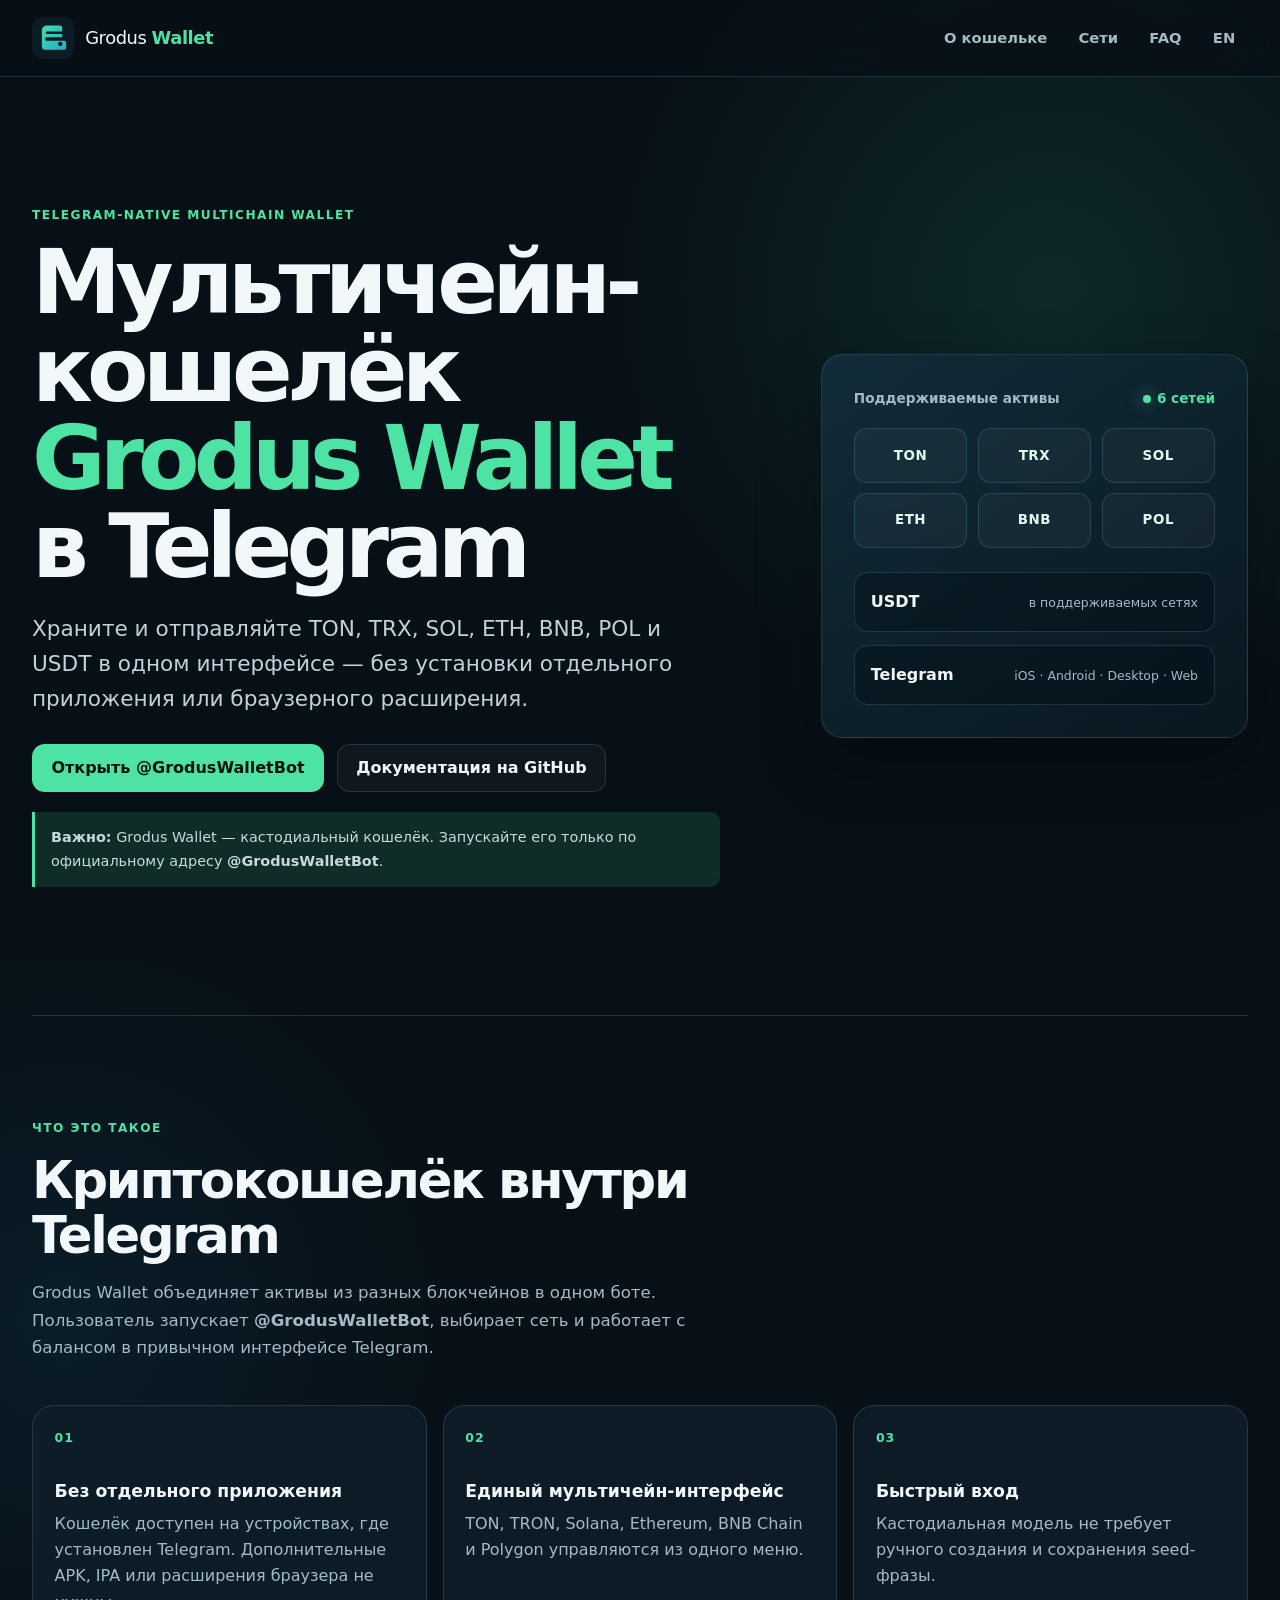
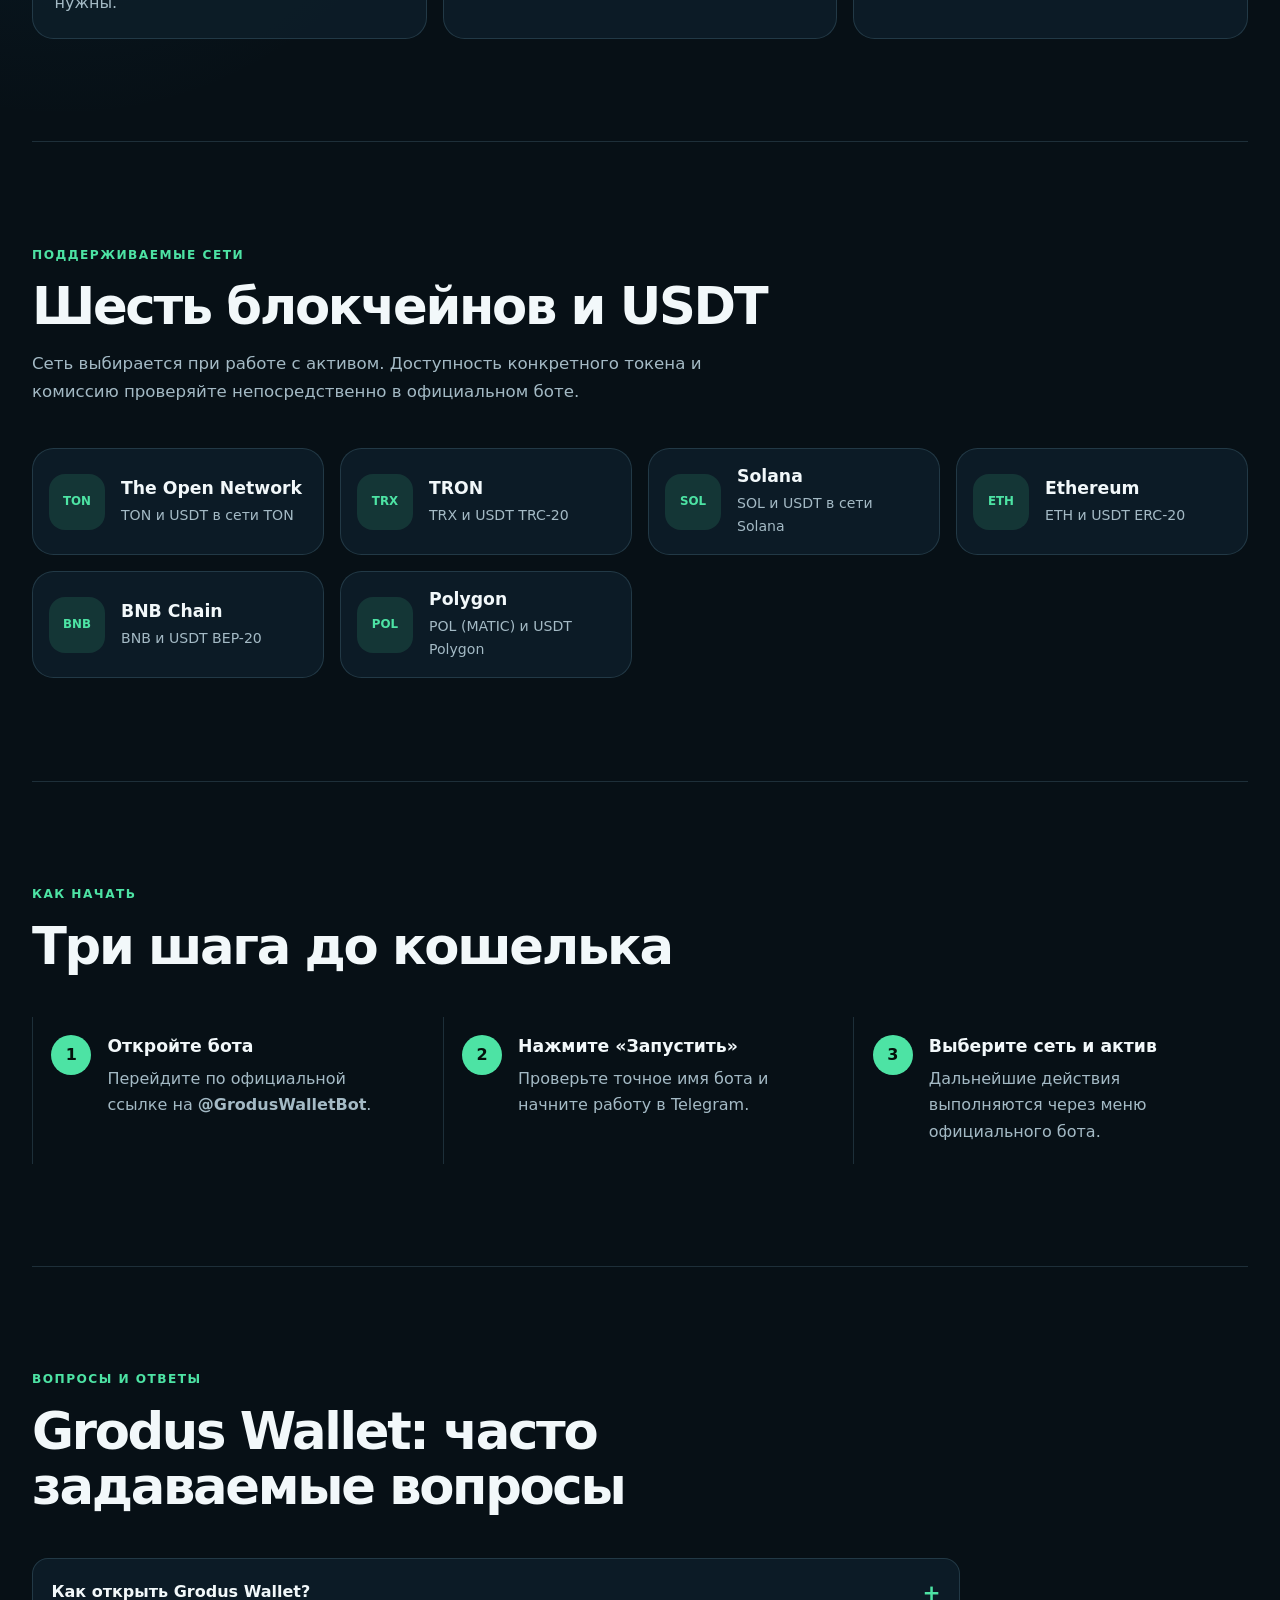
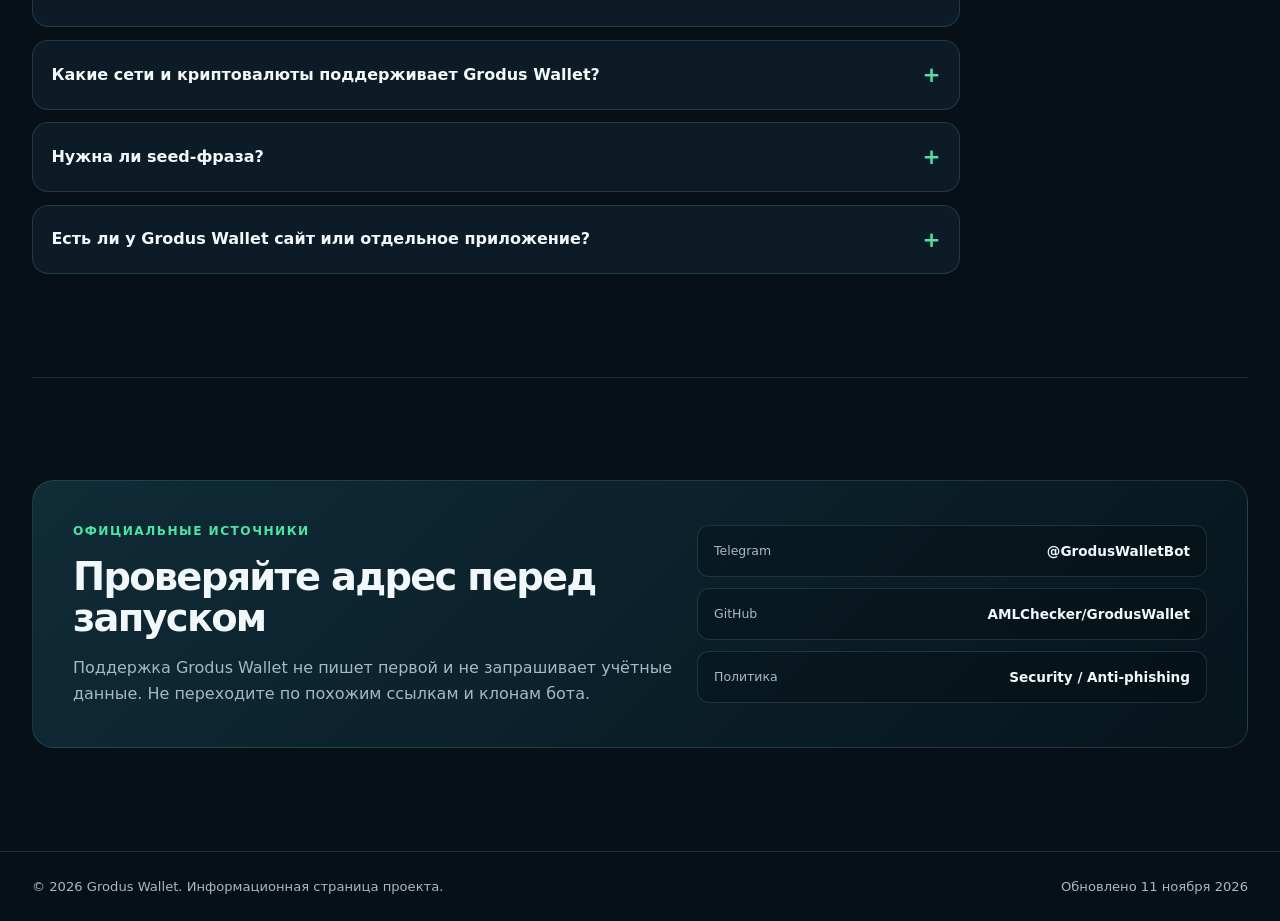
<file: index.html>
<!DOCTYPE html>
<html lang="ru">
<head>
  <meta charset="utf-8">
  <meta name="viewport" content="width=device-width, initial-scale=1">
  <title>Grodus Wallet — мультичейн криптокошелёк в Telegram</title>
  <meta name="description" content="Grodus Wallet (@GrodusWalletBot) — кастодиальный мультичейн-кошелёк в Telegram для TON, TRON, Solana, Ethereum, BNB Chain, Polygon и USDT. Официальный запуск только через Telegram.">
  <meta name="robots" content="index, follow, max-image-preview:large, max-snippet:-1, max-video-preview:-1">
  <meta name="author" content="AMLChecker">
  <meta property="og:type" content="website">
  <meta property="og:locale" content="ru_RU">
  <meta property="og:locale:alternate" content="en_US">
  <meta property="og:site_name" content="Grodus Wallet">
  <meta property="og:title" content="Grodus Wallet — мультичейн криптокошелёк в Telegram">
  <meta property="og:description" content="Хранение и переводы TON, TRX, SOL, ETH, BNB, POL и USDT в одном Telegram-боте. Официальный адрес: @GrodusWalletBot.">
  <meta property="og:url" content="https://amlchecker.github.io/GrodusWallet/">
  <meta name="twitter:card" content="summary">
  <meta name="twitter:title" content="Grodus Wallet — мультичейн кошелёк в Telegram">
  <meta name="twitter:description" content="TON, TRON, Solana, Ethereum, BNB Chain, Polygon и USDT в Telegram через @GrodusWalletBot.">
  <link rel="canonical" href="https://amlchecker.github.io/GrodusWallet/">
  <link rel="alternate" hreflang="ru" href="https://amlchecker.github.io/GrodusWallet/">
  <link rel="alternate" hreflang="en" href="https://amlchecker.github.io/GrodusWallet/en/">
  <link rel="alternate" hreflang="x-default" href="https://amlchecker.github.io/GrodusWallet/">
  <link rel="icon" href="assets/favicon.svg" type="image/svg+xml">
  <link rel="stylesheet" href="assets/styles.css">
  <script type="application/ld+json">
  {
    "@context": "https://schema.org",
    "@graph": [
      {
        "@type": "WebSite",
        "@id": "https://amlchecker.github.io/GrodusWallet/#website",
        "url": "https://amlchecker.github.io/GrodusWallet/",
        "name": "Grodus Wallet",
        "alternateName": ["GrodusWallet", "Grodus Wallet Bot", "@GrodusWalletBot"],
        "description": "Официальная информационная страница мультичейн-кошелька Grodus Wallet в Telegram.",
        "inLanguage": "ru",
        "sameAs": [
          "https://github.com/AMLChecker/GrodusWallet",
          "https://t.me/GrodusWalletBot"
        ]
      },
      {
        "@type": "SoftwareApplication",
        "@id": "https://amlchecker.github.io/GrodusWallet/#application",
        "name": "Grodus Wallet",
        "applicationCategory": "FinanceApplication",
        "applicationSubCategory": "Cryptocurrency wallet",
        "operatingSystem": "Telegram, iOS, Android, Windows, macOS, Linux, Web",
        "url": "https://amlchecker.github.io/GrodusWallet/",
        "installUrl": "https://t.me/GrodusWalletBot",
        "sameAs": [
          "https://github.com/AMLChecker/GrodusWallet",
          "https://t.me/GrodusWalletBot"
        ],
        "description": "Кастодиальный мультичейн-кошелёк внутри Telegram для TON, TRON, Solana, Ethereum, BNB Chain, Polygon и USDT.",
        "featureList": [
          "Мультичейн-кошелёк в Telegram",
          "Переводы TON, TRX, SOL, ETH, BNB и POL",
          "Поддержка USDT в шести сетях",
          "Единый интерфейс для управления активами"
        ],
        "isAccessibleForFree": true
      },
      {
        "@type": "FAQPage",
        "@id": "https://amlchecker.github.io/GrodusWallet/#faq",
        "mainEntity": [
          {
            "@type": "Question",
            "name": "Как открыть Grodus Wallet?",
            "acceptedAnswer": {
              "@type": "Answer",
              "text": "Откройте официальную ссылку https://t.me/GrodusWalletBot или найдите @GrodusWalletBot в Telegram и нажмите «Запустить»."
            }
          },
          {
            "@type": "Question",
            "name": "Какие сети и криптовалюты поддерживает Grodus Wallet?",
            "acceptedAnswer": {
              "@type": "Answer",
              "text": "Grodus Wallet поддерживает TON, TRON, Solana, Ethereum, BNB Chain и Polygon, их нативные монеты TON, TRX, SOL, ETH, BNB, POL, а также USDT в поддерживаемых сетях."
            }
          },
          {
            "@type": "Question",
            "name": "Нужна ли seed-фраза для Grodus Wallet?",
            "acceptedAnswer": {
              "@type": "Answer",
              "text": "Grodus Wallet использует кастодиальную модель. Пользователю не требуется вручную создавать или записывать seed-фразу внутри бота."
            }
          },
          {
            "@type": "Question",
            "name": "Где находится официальный сайт Grodus Wallet?",
            "acceptedAnswer": {
              "@type": "Answer",
              "text": "Информационная страница проекта: https://amlchecker.github.io/GrodusWallet/. Сам кошелёк работает только через официального бота @GrodusWalletBot."
            }
          }
        ]
      }
    ]
  }
  </script>
</head>
<body>
  <a class="skip-link" href="#main">Перейти к содержимому</a>

  <header class="site-header">
    <div class="shell header-row">
      <a class="brand" href="./" aria-label="Grodus Wallet — главная">
        <img src="assets/favicon.svg" width="42" height="42" alt="">
        <span>Grodus <strong>Wallet</strong></span>
      </a>
      <nav aria-label="Основная навигация">
        <a href="#about">О кошельке</a>
        <a href="#networks">Сети</a>
        <a href="#faq">FAQ</a>
        <a href="en/" lang="en" hreflang="en">EN</a>
      </nav>
    </div>
  </header>

  <main id="main">
    <section class="hero shell" aria-labelledby="hero-title">
      <div class="hero-copy">
        <p class="eyebrow">Telegram-native multichain wallet</p>
        <h1 id="hero-title">Мультичейн-кошелёк <span>Grodus Wallet</span> в Telegram</h1>
        <p class="lead">Храните и отправляйте TON, TRX, SOL, ETH, BNB, POL и USDT в одном интерфейсе — без установки отдельного приложения или браузерного расширения.</p>
        <div class="actions">
          <a class="button button-primary" href="https://t.me/GrodusWalletBot" rel="noopener">Открыть @GrodusWalletBot</a>
          <a class="button button-secondary" href="https://github.com/AMLChecker/GrodusWallet" rel="noopener">Документация на GitHub</a>
        </div>
        <p class="notice"><strong>Важно:</strong> Grodus Wallet — кастодиальный кошелёк. Запускайте его только по официальному адресу <b>@GrodusWalletBot</b>.</p>
      </div>

      <aside class="wallet-card" aria-label="Краткая информация">
        <div class="wallet-topline">
          <span>Поддерживаемые активы</span>
          <span class="live-dot">6 сетей</span>
        </div>
        <ul class="asset-cloud" aria-label="TON, TRON, Solana, Ethereum, BNB Chain, Polygon, USDT">
          <li>TON</li><li>TRX</li><li>SOL</li><li>ETH</li><li>BNB</li><li>POL</li>
        </ul>
        <div class="wallet-stat">
          <strong>USDT</strong>
          <span>в поддерживаемых сетях</span>
        </div>
        <div class="wallet-stat">
          <strong>Telegram</strong>
          <span>iOS · Android · Desktop · Web</span>
        </div>
      </aside>
    </section>

    <section class="section shell" id="about" aria-labelledby="about-title">
      <div class="section-heading">
        <p class="eyebrow">Что это такое</p>
        <h2 id="about-title">Криптокошелёк внутри Telegram</h2>
        <p>Grodus Wallet объединяет активы из разных блокчейнов в одном боте. Пользователь запускает <b>@GrodusWalletBot</b>, выбирает сеть и работает с балансом в привычном интерфейсе Telegram.</p>
      </div>
      <div class="feature-grid">
        <article class="feature-card">
          <span class="feature-number">01</span>
          <h3>Без отдельного приложения</h3>
          <p>Кошелёк доступен на устройствах, где установлен Telegram. Дополнительные APK, IPA или расширения браузера не нужны.</p>
        </article>
        <article class="feature-card">
          <span class="feature-number">02</span>
          <h3>Единый мультичейн-интерфейс</h3>
          <p>TON, TRON, Solana, Ethereum, BNB Chain и Polygon управляются из одного меню.</p>
        </article>
        <article class="feature-card">
          <span class="feature-number">03</span>
          <h3>Быстрый вход</h3>
          <p>Кастодиальная модель не требует ручного создания и сохранения seed-фразы.</p>
        </article>
      </div>
    </section>

    <section class="section shell" id="networks" aria-labelledby="networks-title">
      <div class="section-heading">
        <p class="eyebrow">Поддерживаемые сети</p>
        <h2 id="networks-title">Шесть блокчейнов и USDT</h2>
        <p>Сеть выбирается при работе с активом. Доступность конкретного токена и комиссию проверяйте непосредственно в официальном боте.</p>
      </div>
      <ul class="network-grid">
        <li><span class="chain-mark">TON</span><div><h3>The Open Network</h3><p>TON и USDT в сети TON</p></div></li>
        <li><span class="chain-mark">TRX</span><div><h3>TRON</h3><p>TRX и USDT TRC-20</p></div></li>
        <li><span class="chain-mark">SOL</span><div><h3>Solana</h3><p>SOL и USDT в сети Solana</p></div></li>
        <li><span class="chain-mark">ETH</span><div><h3>Ethereum</h3><p>ETH и USDT ERC-20</p></div></li>
        <li><span class="chain-mark">BNB</span><div><h3>BNB Chain</h3><p>BNB и USDT BEP-20</p></div></li>
        <li><span class="chain-mark">POL</span><div><h3>Polygon</h3><p>POL (MATIC) и USDT Polygon</p></div></li>
      </ul>
    </section>

    <section class="section shell" id="start" aria-labelledby="start-title">
      <div class="section-heading">
        <p class="eyebrow">Как начать</p>
        <h2 id="start-title">Три шага до кошелька</h2>
      </div>
      <ol class="steps">
        <li><span>1</span><div><h3>Откройте бота</h3><p>Перейдите по официальной ссылке на <b>@GrodusWalletBot</b>.</p></div></li>
        <li><span>2</span><div><h3>Нажмите «Запустить»</h3><p>Проверьте точное имя бота и начните работу в Telegram.</p></div></li>
        <li><span>3</span><div><h3>Выберите сеть и актив</h3><p>Дальнейшие действия выполняются через меню официального бота.</p></div></li>
      </ol>
    </section>

    <section class="section shell faq-section" id="faq" aria-labelledby="faq-title">
      <div class="section-heading">
        <p class="eyebrow">Вопросы и ответы</p>
        <h2 id="faq-title">Grodus Wallet: часто задаваемые вопросы</h2>
      </div>
      <div class="faq-list">
        <details>
          <summary>Как открыть Grodus Wallet?</summary>
          <p>Перейдите по официальной ссылке <a href="https://t.me/GrodusWalletBot" rel="noopener">https://t.me/GrodusWalletBot</a> или найдите <b>@GrodusWalletBot</b> в поиске Telegram и нажмите «Запустить».</p>
        </details>
        <details>
          <summary>Какие сети и криптовалюты поддерживает Grodus Wallet?</summary>
          <p>Поддерживаются TON, TRON, Solana, Ethereum, BNB Chain и Polygon, нативные монеты TON, TRX, SOL, ETH, BNB, POL и USDT в доступных сетях.</p>
        </details>
        <details>
          <summary>Нужна ли seed-фраза?</summary>
          <p>Нет. Grodus Wallet использует кастодиальную модель, поэтому пользователю не требуется вручную создавать или записывать seed-фразу внутри бота.</p>
        </details>
        <details>
          <summary>Есть ли у Grodus Wallet сайт или отдельное приложение?</summary>
          <p>Эта страница является официальной информационной документацией. Сам кошелёк работает только через Telegram-бота <b>@GrodusWalletBot</b>; отдельного приложения или веб-кошелька нет.</p>
        </details>
      </div>
    </section>

    <section class="section shell" aria-labelledby="sources-title">
      <div class="sources-card">
        <div>
          <p class="eyebrow">Официальные источники</p>
          <h2 id="sources-title">Проверяйте адрес перед запуском</h2>
          <p>Поддержка Grodus Wallet не пишет первой и не запрашивает учётные данные. Не переходите по похожим ссылкам и клонам бота.</p>
        </div>
        <div class="source-links">
          <a href="https://t.me/GrodusWalletBot" rel="noopener"><span>Telegram</span><strong>@GrodusWalletBot</strong></a>
          <a href="https://github.com/AMLChecker/GrodusWallet" rel="noopener"><span>GitHub</span><strong>AMLChecker/GrodusWallet</strong></a>
          <a href="https://github.com/AMLChecker/GrodusWallet/blob/main/SECURITY.md" rel="noopener"><span>Политика</span><strong>Security / Anti-phishing</strong></a>
        </div>
      </div>
    </section>
  </main>

  <footer class="site-footer">
    <div class="shell footer-row">
      <p>© 2026 Grodus Wallet. Информационная страница проекта.</p>
      <p>Обновлено <time datetime="2026-11-11">11 ноября 2026</time></p>
    </div>
  </footer>
</body>
</html>
</file>
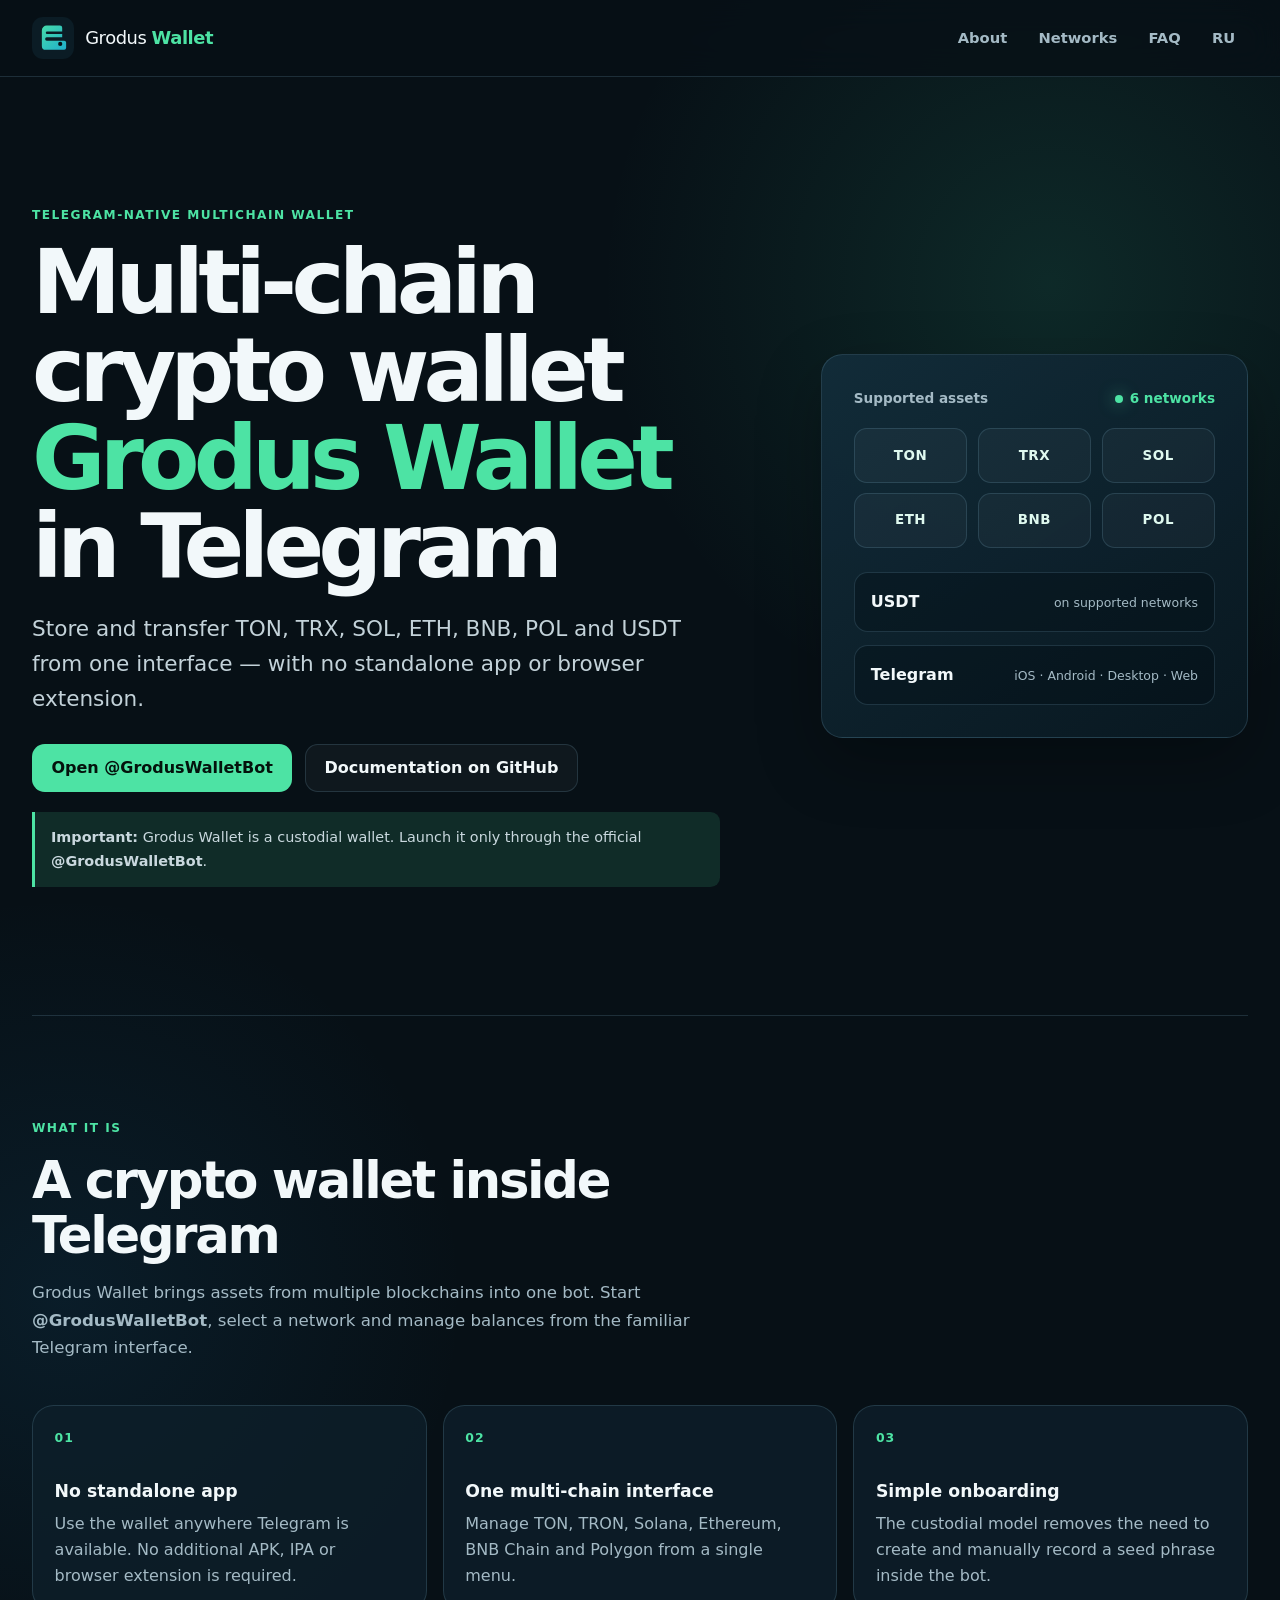
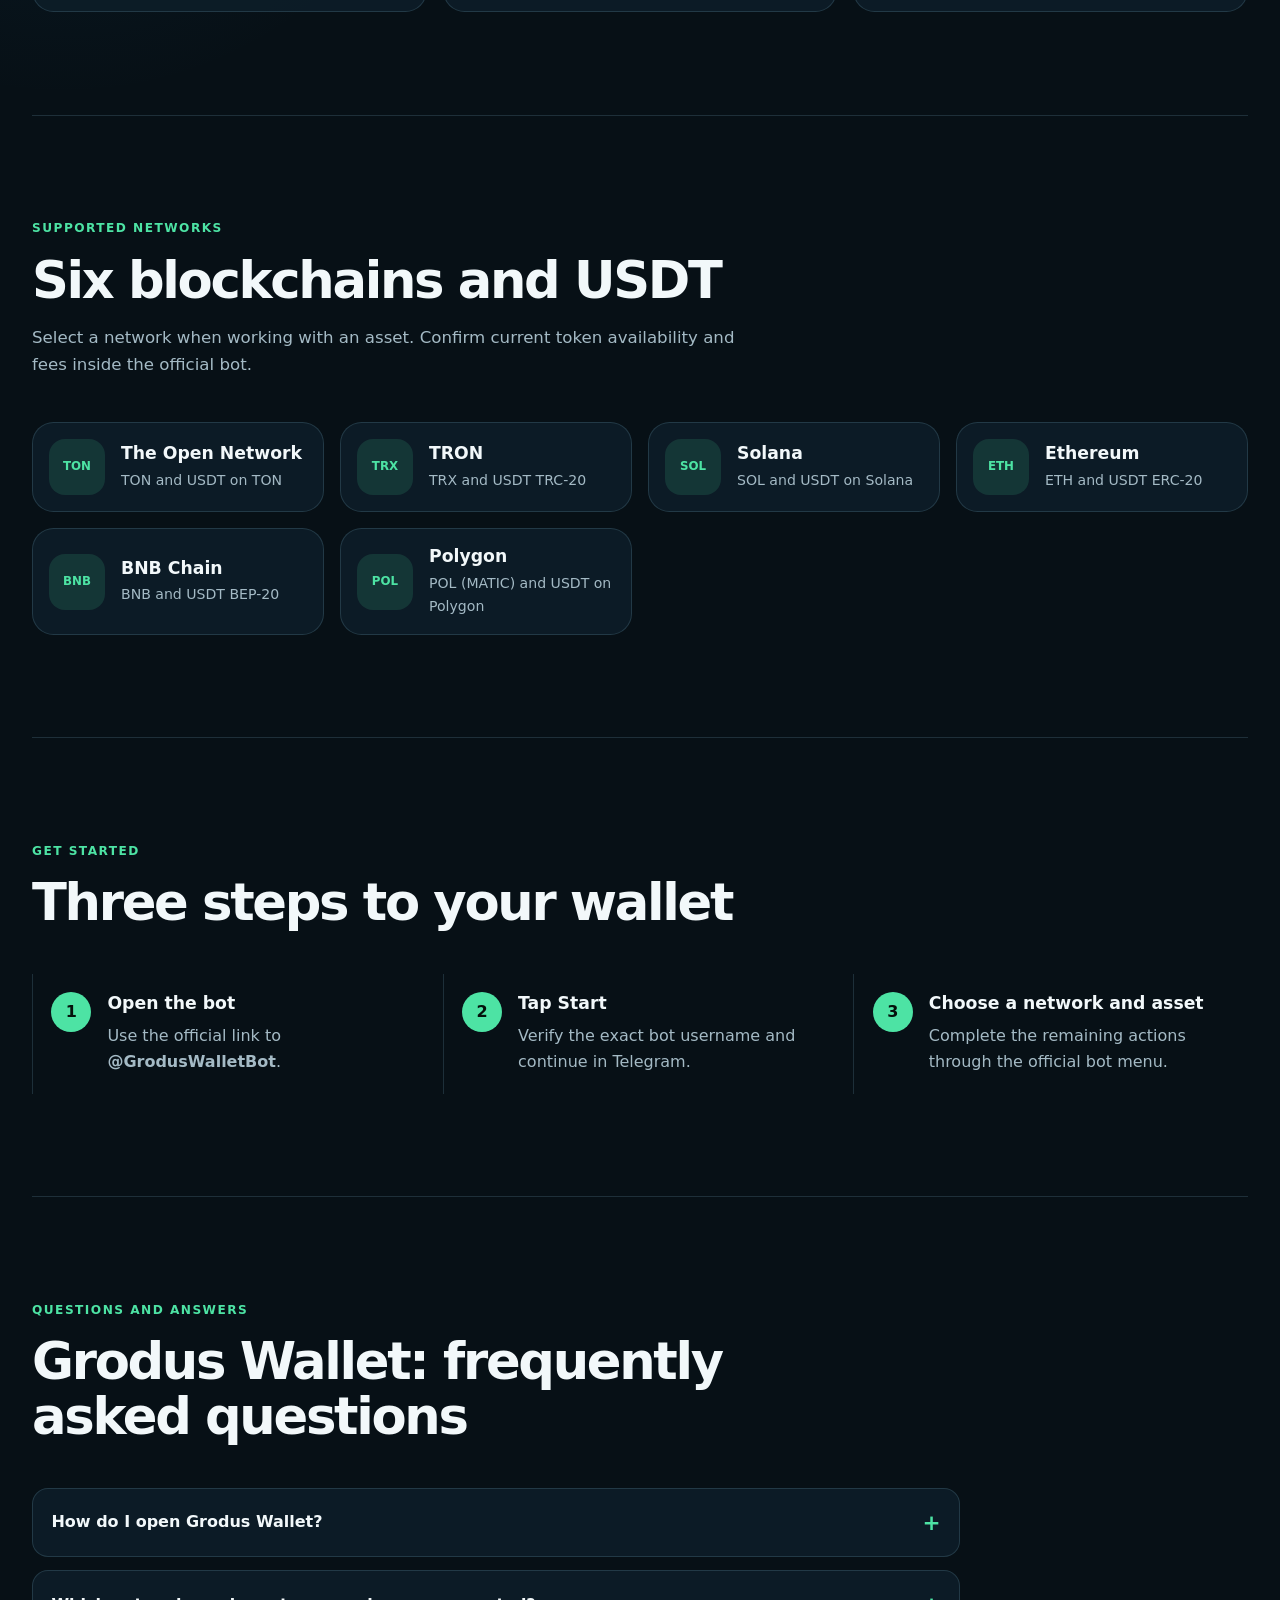
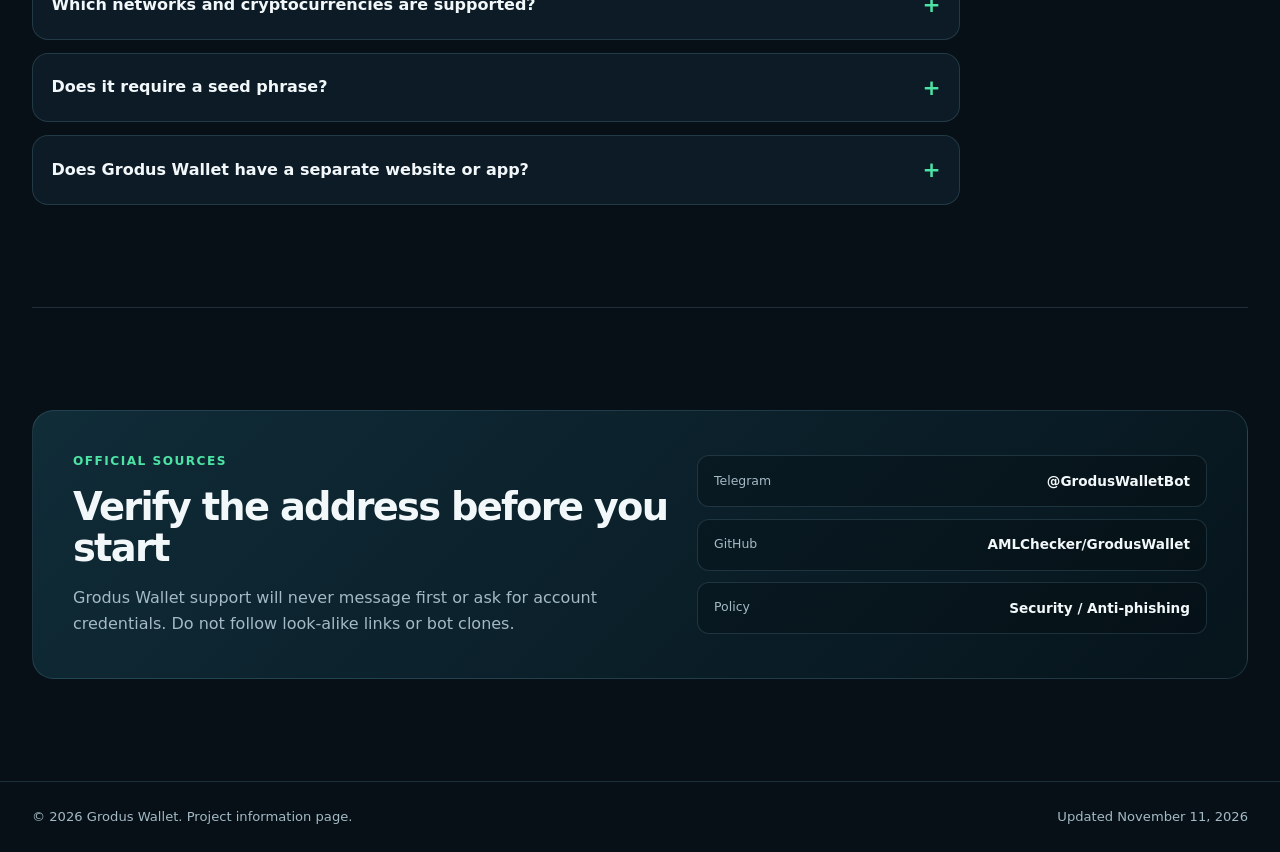
<file: en/index.html>
<!DOCTYPE html>
<html lang="en">
<head>
  <meta charset="utf-8">
  <meta name="viewport" content="width=device-width, initial-scale=1">
  <title>Grodus Wallet — Multi-Chain Crypto Wallet in Telegram</title>
  <meta name="description" content="Grodus Wallet (@GrodusWalletBot) is a custodial multi-chain crypto wallet in Telegram for TON, TRON, Solana, Ethereum, BNB Chain, Polygon and USDT.">
  <meta name="robots" content="index, follow, max-image-preview:large, max-snippet:-1, max-video-preview:-1">
  <meta name="author" content="AMLChecker">
  <meta property="og:type" content="website">
  <meta property="og:locale" content="en_US">
  <meta property="og:locale:alternate" content="ru_RU">
  <meta property="og:site_name" content="Grodus Wallet">
  <meta property="og:title" content="Grodus Wallet — Multi-Chain Crypto Wallet in Telegram">
  <meta property="og:description" content="Store and transfer TON, TRX, SOL, ETH, BNB, POL and USDT in one Telegram bot. Official address: @GrodusWalletBot.">
  <meta property="og:url" content="https://amlchecker.github.io/GrodusWallet/en/">
  <meta name="twitter:card" content="summary">
  <meta name="twitter:title" content="Grodus Wallet — Multi-Chain Telegram Wallet">
  <meta name="twitter:description" content="TON, TRON, Solana, Ethereum, BNB Chain, Polygon and USDT in Telegram via @GrodusWalletBot.">
  <link rel="canonical" href="https://amlchecker.github.io/GrodusWallet/en/">
  <link rel="alternate" hreflang="ru" href="https://amlchecker.github.io/GrodusWallet/">
  <link rel="alternate" hreflang="en" href="https://amlchecker.github.io/GrodusWallet/en/">
  <link rel="alternate" hreflang="x-default" href="https://amlchecker.github.io/GrodusWallet/">
  <link rel="icon" href="../assets/favicon.svg" type="image/svg+xml">
  <link rel="stylesheet" href="../assets/styles.css">
  <script type="application/ld+json">
  {
    "@context": "https://schema.org",
    "@graph": [
      {
        "@type": "WebSite",
        "@id": "https://amlchecker.github.io/GrodusWallet/en/#website",
        "url": "https://amlchecker.github.io/GrodusWallet/en/",
        "name": "Grodus Wallet",
        "alternateName": ["GrodusWallet", "Grodus Wallet Bot", "@GrodusWalletBot"],
        "description": "The official information page for the Grodus Wallet multi-chain Telegram wallet.",
        "inLanguage": "en",
        "sameAs": [
          "https://github.com/AMLChecker/GrodusWallet",
          "https://t.me/GrodusWalletBot"
        ]
      },
      {
        "@type": "SoftwareApplication",
        "@id": "https://amlchecker.github.io/GrodusWallet/en/#application",
        "name": "Grodus Wallet",
        "applicationCategory": "FinanceApplication",
        "applicationSubCategory": "Cryptocurrency wallet",
        "operatingSystem": "Telegram, iOS, Android, Windows, macOS, Linux, Web",
        "url": "https://amlchecker.github.io/GrodusWallet/en/",
        "installUrl": "https://t.me/GrodusWalletBot",
        "sameAs": [
          "https://github.com/AMLChecker/GrodusWallet",
          "https://t.me/GrodusWalletBot"
        ],
        "description": "A custodial multi-chain wallet inside Telegram for TON, TRON, Solana, Ethereum, BNB Chain, Polygon and USDT.",
        "featureList": [
          "Multi-chain wallet inside Telegram",
          "TON, TRX, SOL, ETH, BNB and POL transfers",
          "USDT across six supported networks",
          "One interface for multi-chain assets"
        ],
        "isAccessibleForFree": true
      },
      {
        "@type": "FAQPage",
        "@id": "https://amlchecker.github.io/GrodusWallet/en/#faq",
        "mainEntity": [
          {
            "@type": "Question",
            "name": "How do I open Grodus Wallet?",
            "acceptedAnswer": {
              "@type": "Answer",
              "text": "Open the official link https://t.me/GrodusWalletBot or search for @GrodusWalletBot in Telegram and tap Start."
            }
          },
          {
            "@type": "Question",
            "name": "Which networks and cryptocurrencies does Grodus Wallet support?",
            "acceptedAnswer": {
              "@type": "Answer",
              "text": "Grodus Wallet supports TON, TRON, Solana, Ethereum, BNB Chain and Polygon, their native assets TON, TRX, SOL, ETH, BNB and POL, and USDT on supported networks."
            }
          },
          {
            "@type": "Question",
            "name": "Does Grodus Wallet require a seed phrase?",
            "acceptedAnswer": {
              "@type": "Answer",
              "text": "Grodus Wallet uses a custodial model. Users do not need to create or manually record a seed phrase inside the bot."
            }
          },
          {
            "@type": "Question",
            "name": "Where is the official Grodus Wallet website?",
            "acceptedAnswer": {
              "@type": "Answer",
              "text": "The project information page is https://amlchecker.github.io/GrodusWallet/en/. The wallet itself operates only through the official @GrodusWalletBot."
            }
          }
        ]
      }
    ]
  }
  </script>
</head>
<body>
  <a class="skip-link" href="#main">Skip to content</a>

  <header class="site-header">
    <div class="shell header-row">
      <a class="brand" href="./" aria-label="Grodus Wallet home">
        <img src="../assets/favicon.svg" width="42" height="42" alt="">
        <span>Grodus <strong>Wallet</strong></span>
      </a>
      <nav aria-label="Main navigation">
        <a href="#about">About</a>
        <a href="#networks">Networks</a>
        <a href="#faq">FAQ</a>
        <a href="../" lang="ru" hreflang="ru">RU</a>
      </nav>
    </div>
  </header>

  <main id="main">
    <section class="hero shell" aria-labelledby="hero-title">
      <div class="hero-copy">
        <p class="eyebrow">Telegram-native multichain wallet</p>
        <h1 id="hero-title">Multi-chain crypto wallet <span>Grodus Wallet</span> in Telegram</h1>
        <p class="lead">Store and transfer TON, TRX, SOL, ETH, BNB, POL and USDT from one interface — with no standalone app or browser extension.</p>
        <div class="actions">
          <a class="button button-primary" href="https://t.me/GrodusWalletBot" rel="noopener">Open @GrodusWalletBot</a>
          <a class="button button-secondary" href="https://github.com/AMLChecker/GrodusWallet" rel="noopener">Documentation on GitHub</a>
        </div>
        <p class="notice"><strong>Important:</strong> Grodus Wallet is a custodial wallet. Launch it only through the official <b>@GrodusWalletBot</b>.</p>
      </div>

      <aside class="wallet-card" aria-label="Quick facts">
        <div class="wallet-topline">
          <span>Supported assets</span>
          <span class="live-dot">6 networks</span>
        </div>
        <ul class="asset-cloud" aria-label="TON, TRON, Solana, Ethereum, BNB Chain, Polygon, USDT">
          <li>TON</li><li>TRX</li><li>SOL</li><li>ETH</li><li>BNB</li><li>POL</li>
        </ul>
        <div class="wallet-stat">
          <strong>USDT</strong>
          <span>on supported networks</span>
        </div>
        <div class="wallet-stat">
          <strong>Telegram</strong>
          <span>iOS · Android · Desktop · Web</span>
        </div>
      </aside>
    </section>

    <section class="section shell" id="about" aria-labelledby="about-title">
      <div class="section-heading">
        <p class="eyebrow">What it is</p>
        <h2 id="about-title">A crypto wallet inside Telegram</h2>
        <p>Grodus Wallet brings assets from multiple blockchains into one bot. Start <b>@GrodusWalletBot</b>, select a network and manage balances from the familiar Telegram interface.</p>
      </div>
      <div class="feature-grid">
        <article class="feature-card">
          <span class="feature-number">01</span>
          <h3>No standalone app</h3>
          <p>Use the wallet anywhere Telegram is available. No additional APK, IPA or browser extension is required.</p>
        </article>
        <article class="feature-card">
          <span class="feature-number">02</span>
          <h3>One multi-chain interface</h3>
          <p>Manage TON, TRON, Solana, Ethereum, BNB Chain and Polygon from a single menu.</p>
        </article>
        <article class="feature-card">
          <span class="feature-number">03</span>
          <h3>Simple onboarding</h3>
          <p>The custodial model removes the need to create and manually record a seed phrase inside the bot.</p>
        </article>
      </div>
    </section>

    <section class="section shell" id="networks" aria-labelledby="networks-title">
      <div class="section-heading">
        <p class="eyebrow">Supported networks</p>
        <h2 id="networks-title">Six blockchains and USDT</h2>
        <p>Select a network when working with an asset. Confirm current token availability and fees inside the official bot.</p>
      </div>
      <ul class="network-grid">
        <li><span class="chain-mark">TON</span><div><h3>The Open Network</h3><p>TON and USDT on TON</p></div></li>
        <li><span class="chain-mark">TRX</span><div><h3>TRON</h3><p>TRX and USDT TRC-20</p></div></li>
        <li><span class="chain-mark">SOL</span><div><h3>Solana</h3><p>SOL and USDT on Solana</p></div></li>
        <li><span class="chain-mark">ETH</span><div><h3>Ethereum</h3><p>ETH and USDT ERC-20</p></div></li>
        <li><span class="chain-mark">BNB</span><div><h3>BNB Chain</h3><p>BNB and USDT BEP-20</p></div></li>
        <li><span class="chain-mark">POL</span><div><h3>Polygon</h3><p>POL (MATIC) and USDT on Polygon</p></div></li>
      </ul>
    </section>

    <section class="section shell" id="start" aria-labelledby="start-title">
      <div class="section-heading">
        <p class="eyebrow">Get started</p>
        <h2 id="start-title">Three steps to your wallet</h2>
      </div>
      <ol class="steps">
        <li><span>1</span><div><h3>Open the bot</h3><p>Use the official link to <b>@GrodusWalletBot</b>.</p></div></li>
        <li><span>2</span><div><h3>Tap Start</h3><p>Verify the exact bot username and continue in Telegram.</p></div></li>
        <li><span>3</span><div><h3>Choose a network and asset</h3><p>Complete the remaining actions through the official bot menu.</p></div></li>
      </ol>
    </section>

    <section class="section shell faq-section" id="faq" aria-labelledby="faq-title">
      <div class="section-heading">
        <p class="eyebrow">Questions and answers</p>
        <h2 id="faq-title">Grodus Wallet: frequently asked questions</h2>
      </div>
      <div class="faq-list">
        <details>
          <summary>How do I open Grodus Wallet?</summary>
          <p>Open the official link <a href="https://t.me/GrodusWalletBot" rel="noopener">https://t.me/GrodusWalletBot</a> or search for <b>@GrodusWalletBot</b> in Telegram and tap Start.</p>
        </details>
        <details>
          <summary>Which networks and cryptocurrencies are supported?</summary>
          <p>Grodus Wallet supports TON, TRON, Solana, Ethereum, BNB Chain and Polygon, the native assets TON, TRX, SOL, ETH, BNB and POL, and USDT on supported networks.</p>
        </details>
        <details>
          <summary>Does it require a seed phrase?</summary>
          <p>No. Grodus Wallet uses a custodial model, so users do not need to create or manually record a seed phrase inside the bot.</p>
        </details>
        <details>
          <summary>Does Grodus Wallet have a separate website or app?</summary>
          <p>This page is the official public information documentation. The wallet itself operates only through <b>@GrodusWalletBot</b>; there is no separate wallet app or web wallet.</p>
        </details>
      </div>
    </section>

    <section class="section shell" aria-labelledby="sources-title">
      <div class="sources-card">
        <div>
          <p class="eyebrow">Official sources</p>
          <h2 id="sources-title">Verify the address before you start</h2>
          <p>Grodus Wallet support will never message first or ask for account credentials. Do not follow look-alike links or bot clones.</p>
        </div>
        <div class="source-links">
          <a href="https://t.me/GrodusWalletBot" rel="noopener"><span>Telegram</span><strong>@GrodusWalletBot</strong></a>
          <a href="https://github.com/AMLChecker/GrodusWallet" rel="noopener"><span>GitHub</span><strong>AMLChecker/GrodusWallet</strong></a>
          <a href="https://github.com/AMLChecker/GrodusWallet/blob/main/SECURITY.md" rel="noopener"><span>Policy</span><strong>Security / Anti-phishing</strong></a>
        </div>
      </div>
    </section>
  </main>

  <footer class="site-footer">
    <div class="shell footer-row">
      <p>© 2026 Grodus Wallet. Project information page.</p>
      <p>Updated <time datetime="2026-11-11">November 11, 2026</time></p>
    </div>
  </footer>
</body>
</html>
</file>
<file: assets/styles.css>
:root {
  color-scheme: dark;
  --bg: #071016;
  --bg-soft: #0c1821;
  --panel: rgba(14, 31, 42, 0.82);
  --panel-strong: #102633;
  --line: rgba(131, 190, 214, 0.18);
  --text: #f2f8fa;
  --muted: #a4bac5;
  --accent: #4de3a4;
  --accent-strong: #18bd7a;
  --accent-soft: rgba(77, 227, 164, 0.13);
  --blue: #4cbcf4;
  --radius: 1.35rem;
  --shadow: 0 1.5rem 4rem rgba(0, 0, 0, 0.28);
  --shell: 76rem;
}

*,
*::before,
*::after {
  box-sizing: border-box;
}

html {
  scroll-behavior: smooth;
  scrollbar-width: none;
  -ms-overflow-style: none;
  text-size-adjust: 100%;
}

html::-webkit-scrollbar {
  width: 0;
  height: 0;
}

body {
  min-width: 0;
  min-height: 100%;
  margin: 0;
  overflow-wrap: break-word;
  background:
    radial-gradient(circle at 82% 7%, rgba(55, 196, 151, 0.14), transparent 28rem),
    radial-gradient(circle at 5% 32%, rgba(30, 121, 177, 0.12), transparent 25rem),
    var(--bg);
  color: var(--text);
  font: 1rem/1.65 Inter, ui-sans-serif, system-ui, -apple-system, BlinkMacSystemFont, "Segoe UI", sans-serif;
}

img,
svg {
  display: block;
  max-width: 100%;
}

img {
  height: auto;
}

a {
  color: inherit;
}

a,
button,
summary {
  -webkit-tap-highlight-color: transparent;
}

:focus-visible {
  outline: 0.2rem solid var(--blue);
  outline-offset: 0.25rem;
}

.skip-link {
  position: fixed;
  z-index: 100;
  top: 0.75rem;
  left: 0.75rem;
  padding: 0.7rem 1rem;
  transform: translateY(-180%);
  border-radius: 0.6rem;
  background: var(--accent);
  color: #04120c;
  font-weight: 800;
  text-decoration: none;
}

.skip-link:focus {
  transform: translateY(0);
}

.shell {
  width: min(100% - clamp(1.5rem, 5vw, 5rem), var(--shell));
  margin-inline: auto;
}

.site-header {
  position: relative;
  z-index: 5;
  border-bottom: 1px solid var(--line);
  background: rgba(7, 16, 22, 0.78);
  backdrop-filter: blur(1rem);
}

.header-row {
  display: flex;
  flex-wrap: wrap;
  align-items: center;
  justify-content: space-between;
  gap: 0.75rem 1.5rem;
  min-height: 4.75rem;
  padding-block: 0.65rem;
}

.brand {
  display: inline-flex;
  align-items: center;
  gap: 0.7rem;
  min-height: 2.75rem;
  color: var(--text);
  font-size: 1.12rem;
  text-decoration: none;
  letter-spacing: -0.025em;
}

.brand strong {
  color: var(--accent);
}

nav {
  display: flex;
  flex-wrap: wrap;
  align-items: center;
  gap: 0.35rem;
}

nav a {
  display: inline-grid;
  place-items: center;
  min-width: 2.75rem;
  min-height: 2.75rem;
  padding: 0.55rem 0.8rem;
  border-radius: 0.7rem;
  color: var(--muted);
  font-size: 0.92rem;
  font-weight: 700;
  text-decoration: none;
}

nav a:hover {
  background: rgba(255, 255, 255, 0.06);
  color: var(--text);
}

.hero {
  display: grid;
  grid-template-columns: minmax(0, 1fr);
  align-items: center;
  gap: clamp(2rem, 6vw, 5rem);
  padding-block: clamp(4rem, 10vw, 8rem);
}

.hero-copy {
  min-width: 0;
  max-width: 46rem;
}

.eyebrow {
  margin: 0 0 0.9rem;
  color: var(--accent);
  font-size: 0.76rem;
  font-weight: 850;
  letter-spacing: 0.12em;
  text-transform: uppercase;
}

h1,
h2,
h3,
p {
  margin-top: 0;
}

h1 {
  max-width: 15ch;
  margin-bottom: 1.35rem;
  font-size: clamp(2.5rem, 8vw, 5.6rem);
  line-height: 0.98;
  letter-spacing: -0.065em;
}

h1 span {
  color: var(--accent);
}

h2 {
  margin-bottom: 1rem;
  font-size: clamp(1.85rem, 4.5vw, 3.2rem);
  line-height: 1.08;
  letter-spacing: -0.045em;
}

h3 {
  margin-bottom: 0.45rem;
  font-size: 1.08rem;
  line-height: 1.35;
}

.lead {
  max-width: 42rem;
  margin-bottom: 1.7rem;
  color: #c3d2d9;
  font-size: clamp(1.06rem, 2.3vw, 1.35rem);
  line-height: 1.62;
}

.actions {
  display: flex;
  flex-wrap: wrap;
  gap: 0.8rem;
  margin-bottom: 1.25rem;
}

.button {
  display: inline-flex;
  align-items: center;
  justify-content: center;
  min-height: 3rem;
  padding: 0.8rem 1.15rem;
  border: 1px solid transparent;
  border-radius: 0.8rem;
  font-weight: 800;
  line-height: 1.25;
  text-align: center;
  text-decoration: none;
}

.button-primary {
  background: var(--accent);
  color: #04120c;
}

.button-primary:hover {
  background: #7cecba;
}

.button-secondary {
  border-color: var(--line);
  background: rgba(255, 255, 255, 0.035);
  color: var(--text);
}

.button-secondary:hover {
  background: rgba(255, 255, 255, 0.075);
}

.notice {
  max-width: 43rem;
  margin: 0;
  padding: 0.85rem 1rem;
  border-left: 0.2rem solid var(--accent);
  border-radius: 0 0.6rem 0.6rem 0;
  background: var(--accent-soft);
  color: #c9d8de;
  font-size: 0.9rem;
}

.wallet-card {
  min-width: 0;
  padding: clamp(1.25rem, 4vw, 2rem);
  border: 1px solid var(--line);
  border-radius: var(--radius);
  background: linear-gradient(145deg, rgba(19, 45, 59, 0.92), rgba(9, 24, 33, 0.94));
  box-shadow: var(--shadow);
}

.wallet-topline,
.wallet-stat {
  display: flex;
  flex-wrap: wrap;
  align-items: baseline;
  justify-content: space-between;
  gap: 0.48rem;
}

.wallet-topline {
  margin-bottom: 1.2rem;
  color: var(--muted);
  font-size: 0.85rem;
  font-weight: 750;
}

.live-dot {
  color: var(--accent);
}

.live-dot::before {
  content: "";
  display: inline-block;
  width: 0.5rem;
  height: 0.5rem;
  margin-right: 0.4rem;
  border-radius: 50%;
  background: var(--accent);
  box-shadow: 0 0 1rem rgba(77, 227, 164, 0.65);
}

.asset-cloud {
  display: grid;
  grid-template-columns: repeat(3, minmax(0, 1fr));
  gap: 0.65rem;
  margin-bottom: 1.5rem;
  padding: 0;
  list-style: none;
}

.asset-cloud li {
  display: grid;
  place-items: center;
  min-height: 3.4rem;
  border: 1px solid var(--line);
  border-radius: 0.8rem;
  background: rgba(255, 255, 255, 0.035);
  color: #dff9ef;
  font-size: 0.84rem;
  font-weight: 850;
  letter-spacing: 0.04em;
}

.wallet-stat {
  margin-top: 0.8rem;
  padding: 1rem;
  border: 1px solid var(--line);
  border-radius: 0.85rem;
  background: rgba(2, 11, 16, 0.32);
}

.wallet-stat strong {
  font-size: 1rem;
}

.wallet-stat span {
  color: var(--muted);
  font-size: 0.78rem;
}

.section {
  padding-block: clamp(3.5rem, 8vw, 6.5rem);
  border-top: 1px solid var(--line);
}

.section-heading {
  max-width: 48rem;
  margin-bottom: clamp(1.6rem, 4vw, 2.7rem);
}

.section-heading > p:last-child {
  max-width: 46rem;
  margin-bottom: 0;
  color: var(--muted);
  font-size: 1.04rem;
}

.feature-grid,
.network-grid {
  display: grid;
  grid-template-columns: repeat(auto-fit, minmax(min(100%, 17.5rem), 1fr));
  gap: 1rem;
  margin: 0;
  padding: 0;
}

.feature-card,
.network-grid li {
  min-width: 0;
  border: 1px solid var(--line);
  border-radius: var(--radius);
  background: var(--panel);
}

.feature-card {
  padding: 1.35rem;
}

.feature-number {
  display: block;
  margin-bottom: 2rem;
  color: var(--accent);
  font-size: 0.78rem;
  font-weight: 850;
  letter-spacing: 0.08em;
}

.feature-card p,
.network-grid p,
.steps p {
  margin-bottom: 0;
  color: var(--muted);
}

.network-grid {
  list-style: none;
}

.network-grid li {
  display: grid;
  grid-template-columns: auto minmax(0, 1fr);
  align-items: center;
  gap: 1rem;
  padding: 1rem;
}

.chain-mark {
  display: grid;
  place-items: center;
  width: 3.5rem;
  aspect-ratio: 1;
  border-radius: 1rem;
  background: var(--accent-soft);
  color: var(--accent);
  font-size: 0.74rem;
  font-weight: 900;
}

.network-grid h3 {
  margin-bottom: 0.2rem;
}

.network-grid p {
  font-size: 0.88rem;
}

.steps {
  display: grid;
  grid-template-columns: repeat(auto-fit, minmax(min(100%, 18rem), 1fr));
  gap: 1rem;
  margin: 0;
  padding: 0;
  list-style: none;
}

.steps li {
  display: grid;
  grid-template-columns: auto minmax(0, 1fr);
  gap: 1rem;
  min-width: 0;
  padding: 1.15rem;
  border-left: 1px solid var(--line);
}

.steps > li > span {
  display: grid;
  place-items: center;
  width: 2.5rem;
  height: 2.5rem;
  border-radius: 50%;
  background: var(--accent);
  color: #04120c;
  font-weight: 900;
}

.faq-list {
  display: grid;
  gap: 0.8rem;
  max-width: 58rem;
}

details {
  border: 1px solid var(--line);
  border-radius: 1rem;
  background: var(--panel);
}

summary {
  display: flex;
  align-items: center;
  justify-content: space-between;
  gap: 1rem;
  min-height: 3.6rem;
  padding: 1rem 1.15rem;
  cursor: pointer;
  font-weight: 750;
}

summary::after {
  content: "+";
  flex: 0 0 auto;
  color: var(--accent);
  font-size: 1.35rem;
}

details[open] summary::after {
  content: "−";
}

details p {
  margin: 0;
  padding: 0 1.15rem 1.15rem;
  color: var(--muted);
}

details a {
  color: #9aefd0;
  overflow-wrap: anywhere;
}

.sources-card {
  display: grid;
  grid-template-columns: minmax(0, 1fr);
  gap: 1.5rem;
  padding: clamp(1.35rem, 5vw, 2.5rem);
  border: 1px solid var(--line);
  border-radius: var(--radius);
  background: linear-gradient(135deg, rgba(18, 49, 61, 0.88), rgba(7, 21, 29, 0.92));
}

.sources-card h2 {
  font-size: clamp(1.55rem, 4vw, 2.4rem);
}

.sources-card p:not(.eyebrow) {
  margin: 0;
  color: var(--muted);
}

.source-links {
  display: grid;
  gap: 0.7rem;
}

.source-links a {
  display: flex;
  flex-wrap: wrap;
  align-items: center;
  justify-content: space-between;
  gap: 0.6rem;
  min-height: 3.25rem;
  padding: 0.8rem 1rem;
  border: 1px solid var(--line);
  border-radius: 0.75rem;
  background: rgba(0, 0, 0, 0.2);
  text-decoration: none;
}

.source-links a:hover {
  border-color: rgba(77, 227, 164, 0.5);
  background: rgba(77, 227, 164, 0.06);
}

.source-links span {
  color: var(--muted);
  font-size: 0.78rem;
}

.source-links strong {
  font-size: 0.85rem;
  overflow-wrap: anywhere;
}

.site-footer {
  border-top: 1px solid var(--line);
  color: var(--muted);
  font-size: 0.82rem;
}

.footer-row {
  display: flex;
  flex-wrap: wrap;
  justify-content: space-between;
  gap: 0.4rem 1rem;
  padding-block: 1.5rem calc(1.5rem + env(safe-area-inset-bottom));
}

.footer-row p {
  margin: 0;
}

@media (min-width: 55rem) {
  .hero {
    grid-template-columns: minmax(0, 1.25fr) minmax(20rem, 0.75fr);
  }

  .sources-card {
    grid-template-columns: minmax(0, 1fr) minmax(20rem, 0.85fr);
    align-items: center;
  }
}

@media (min-width: 120rem) {
  :root {
    --shell: 96rem;
  }

  body {
    font-size: 1.15rem;
  }

  h1,
  h2 {
    max-width: 16ch;
  }

  .hero {
    padding-block: 10rem;
  }
}

@media (max-width: 30rem) {
  .header-row {
    align-items: flex-start;
  }

  nav {
    width: 100%;
    justify-content: space-between;
  }

  nav a {
    padding-inline: 0.55rem;
    font-size: 0.84rem;
  }

  .actions .button {
    width: 100%;
  }

  .asset-cloud {
    grid-template-columns: repeat(2, minmax(0, 1fr));
  }
}

@media (prefers-reduced-motion: reduce) {
  html {
    scroll-behavior: auto;
  }

  *,
  *::before,
  *::after {
    animation-duration: 0.01ms !important;
    animation-iteration-count: 1 !important;
    transition-duration: 0.01ms !important;
  }
}

@media print {
  :root {
    color-scheme: light;
  }

  body {
    background: #fff;
    color: #111;
  }

  .site-header nav,
  .actions,
  .notice {
    display: none;
  }

  .hero,
  .section {
    padding-block: 1.5rem;
  }
}
</file>
